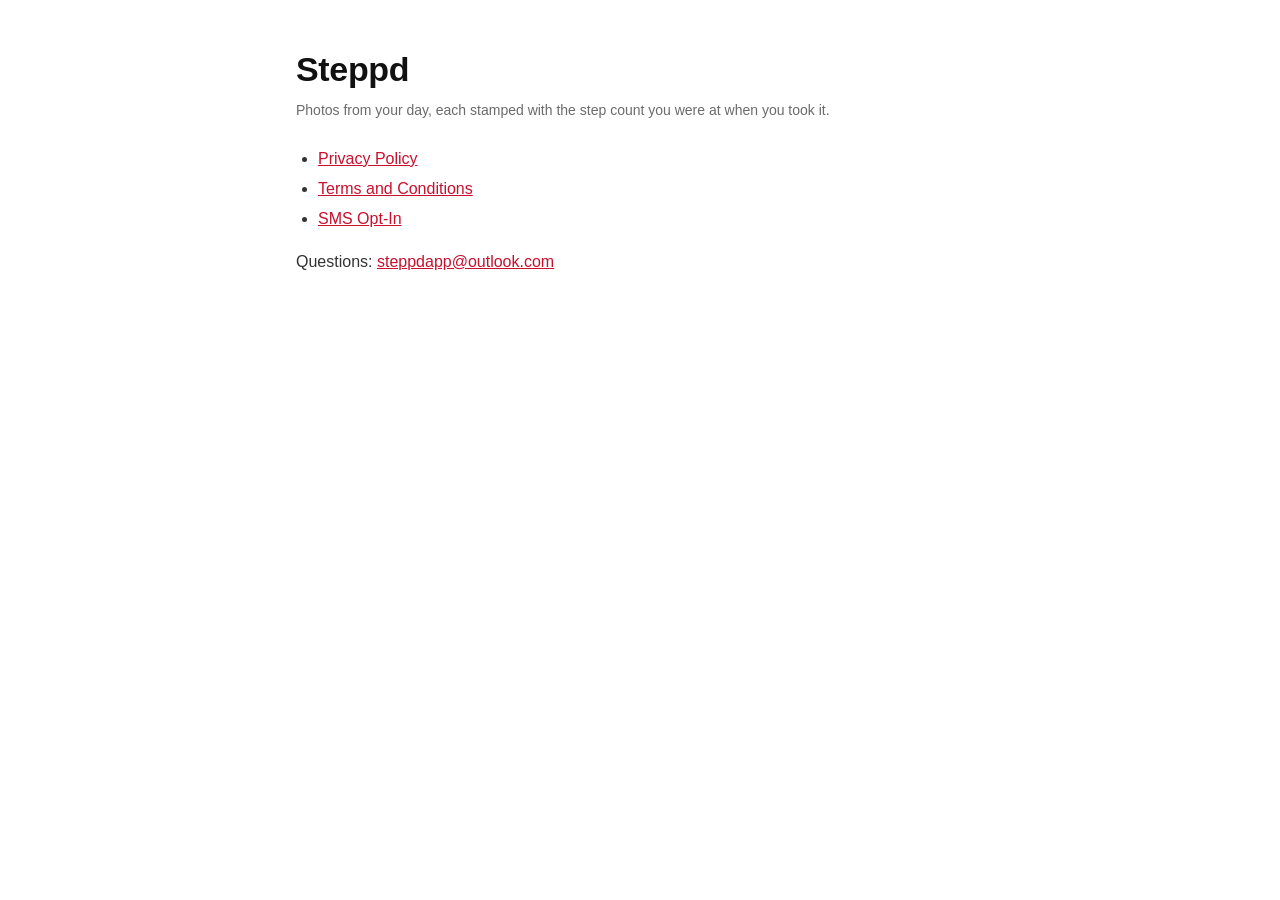
<file: index.html>
<!doctype html>
<html lang="en">
<head>
  <meta charset="utf-8">
  <meta name="viewport" content="width=device-width, initial-scale=1">
  <title>Steppd Legal</title>
  <link rel="stylesheet" href="style.css">
</head>
<body>
<main>
  <h1>Steppd</h1>
  <p class="meta">Photos from your day, each stamped with the step count you were at when you took it.</p>
  <ul>
    <li><a href="privacy/">Privacy Policy</a></li>
    <li><a href="terms/">Terms and Conditions</a></li>
    <li><a href="sms-opt-in/">SMS Opt-In</a></li>
  </ul>
  <p>Questions: <a href="mailto:steppdapp@outlook.com">steppdapp@outlook.com</a></p>
</main>
</body>
</html>
</file>
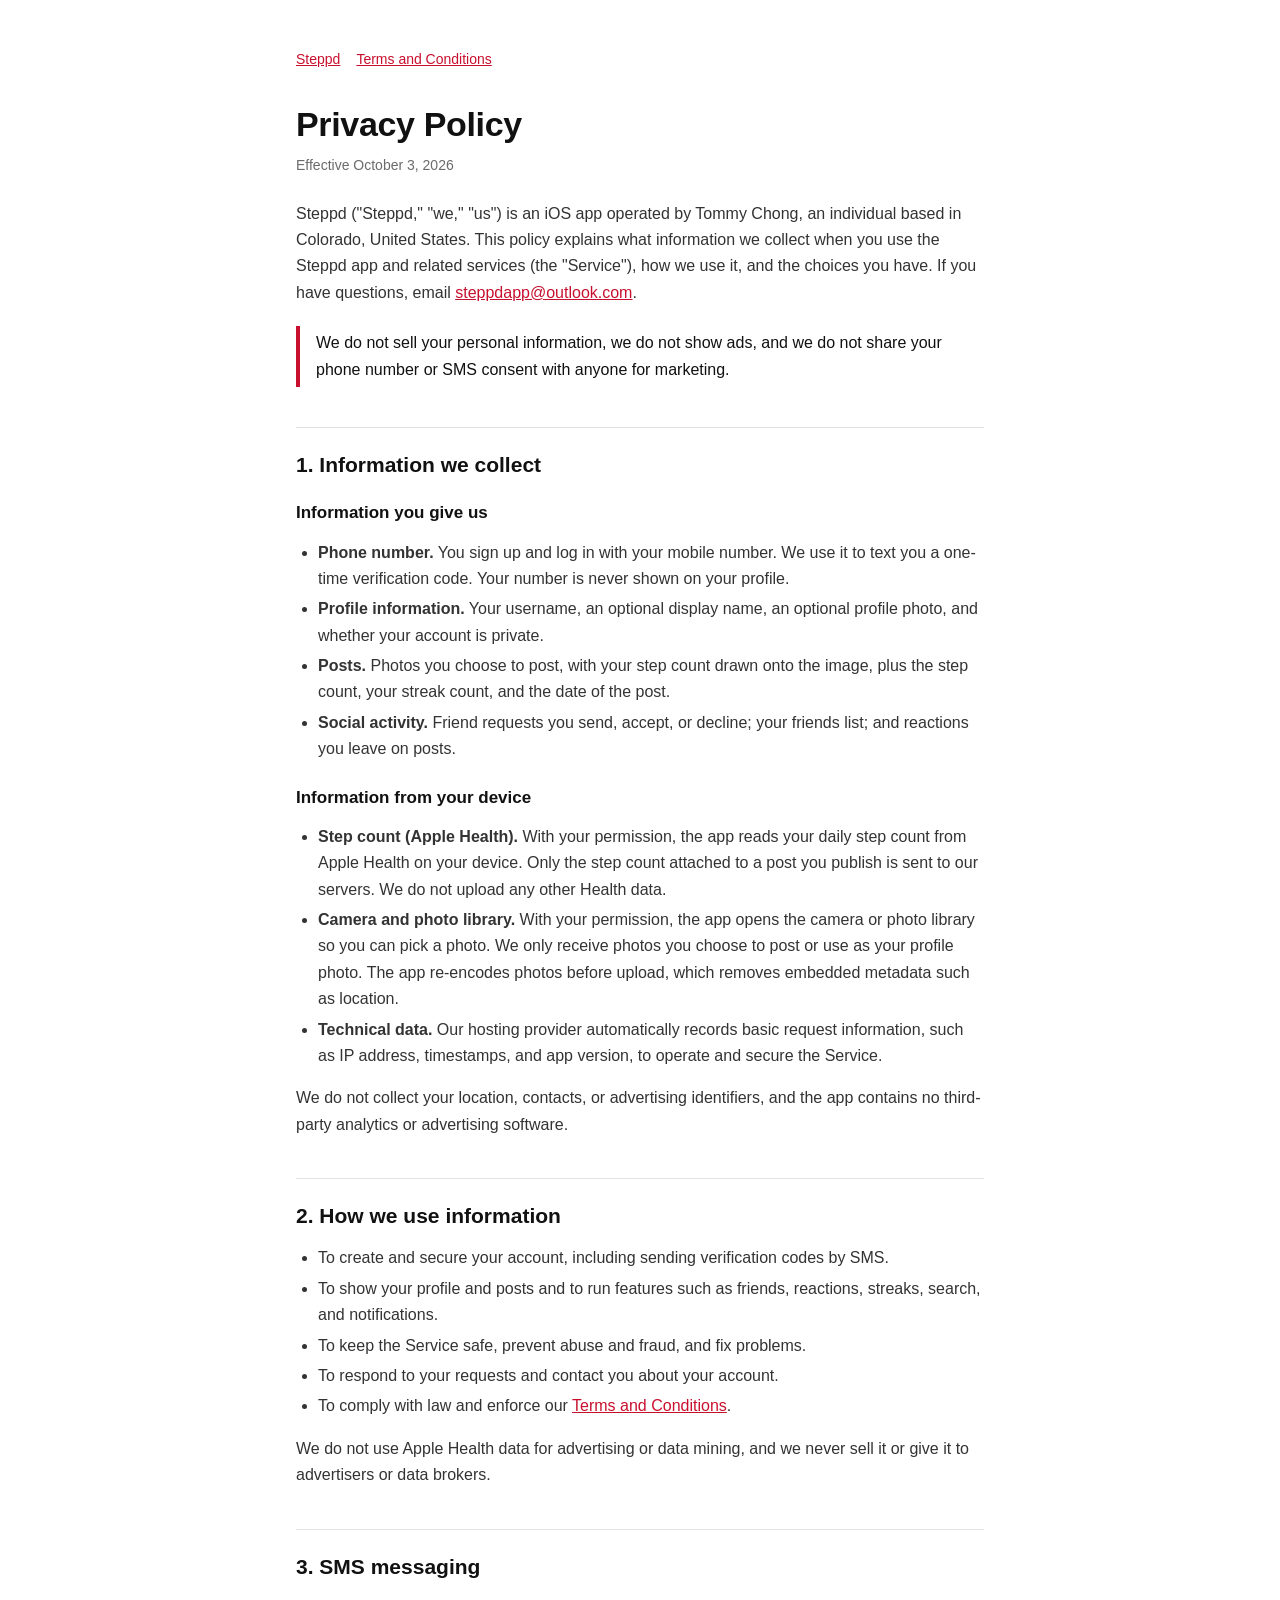
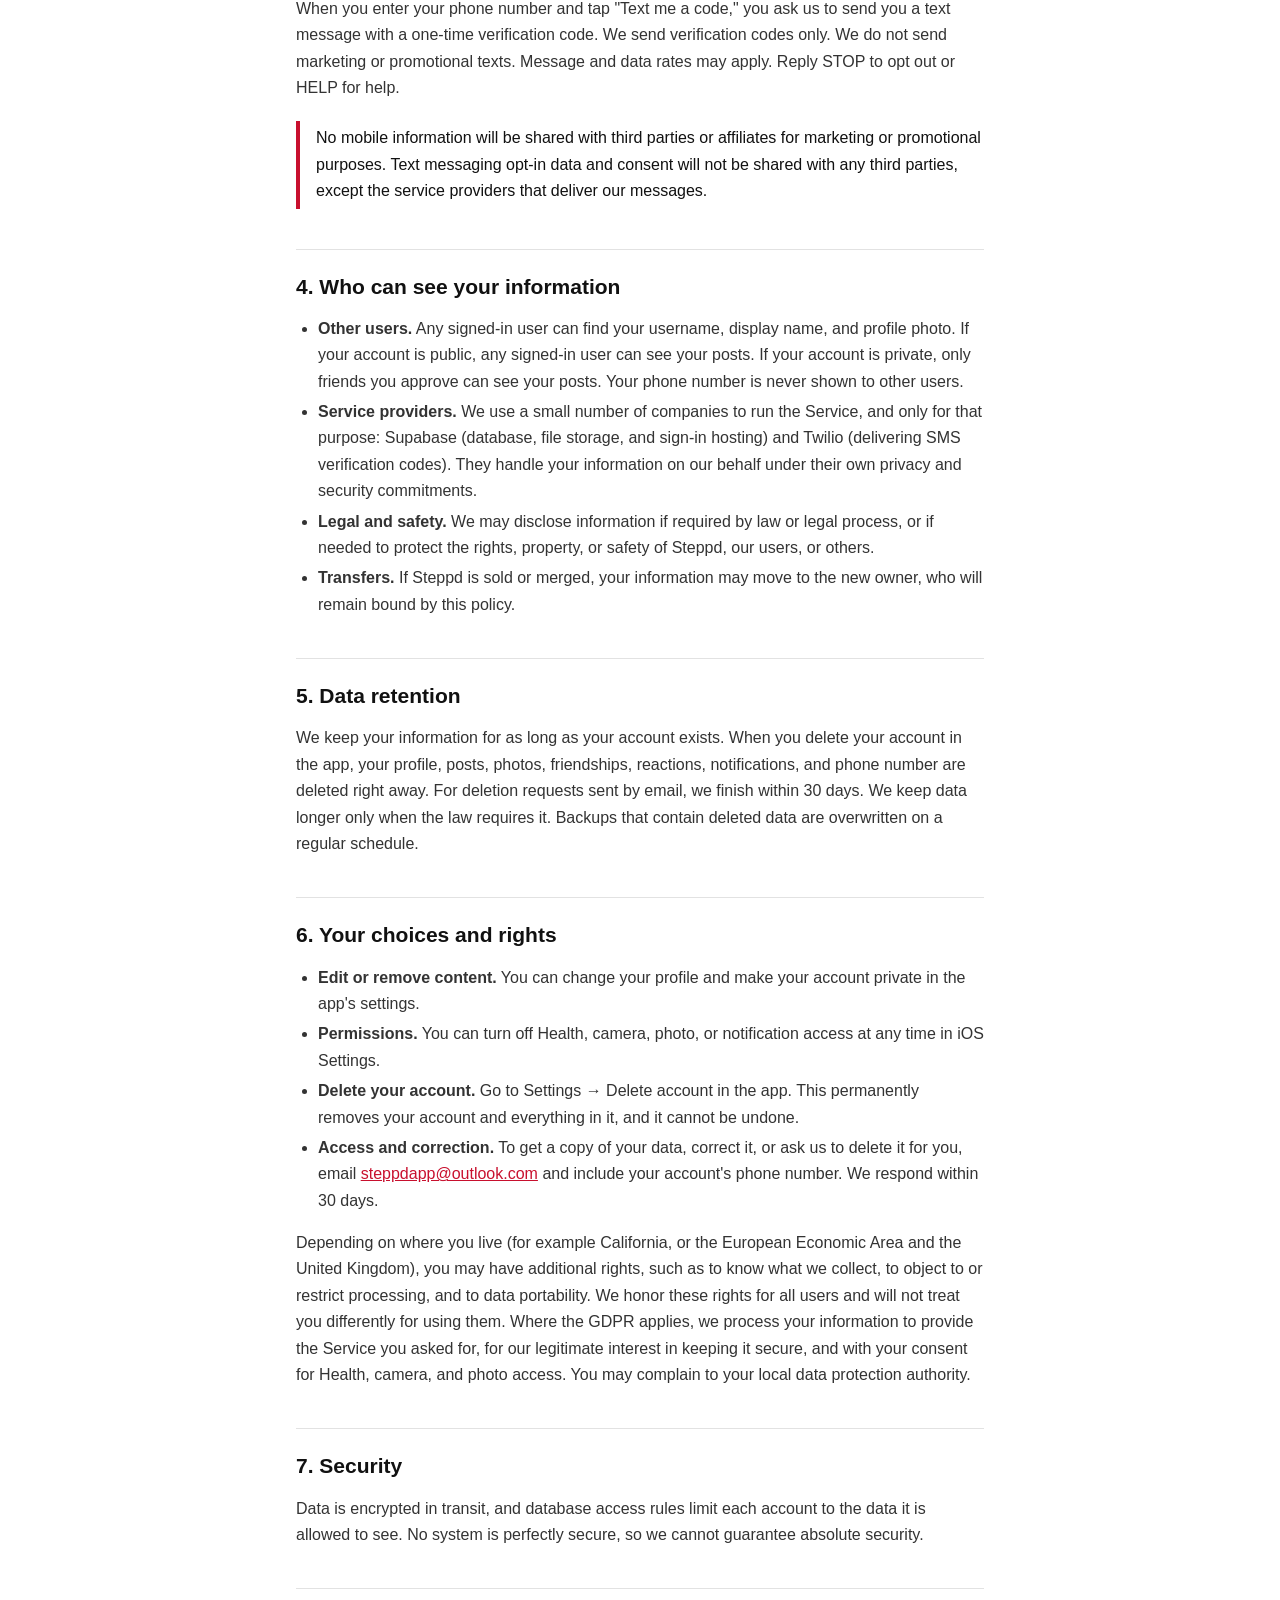
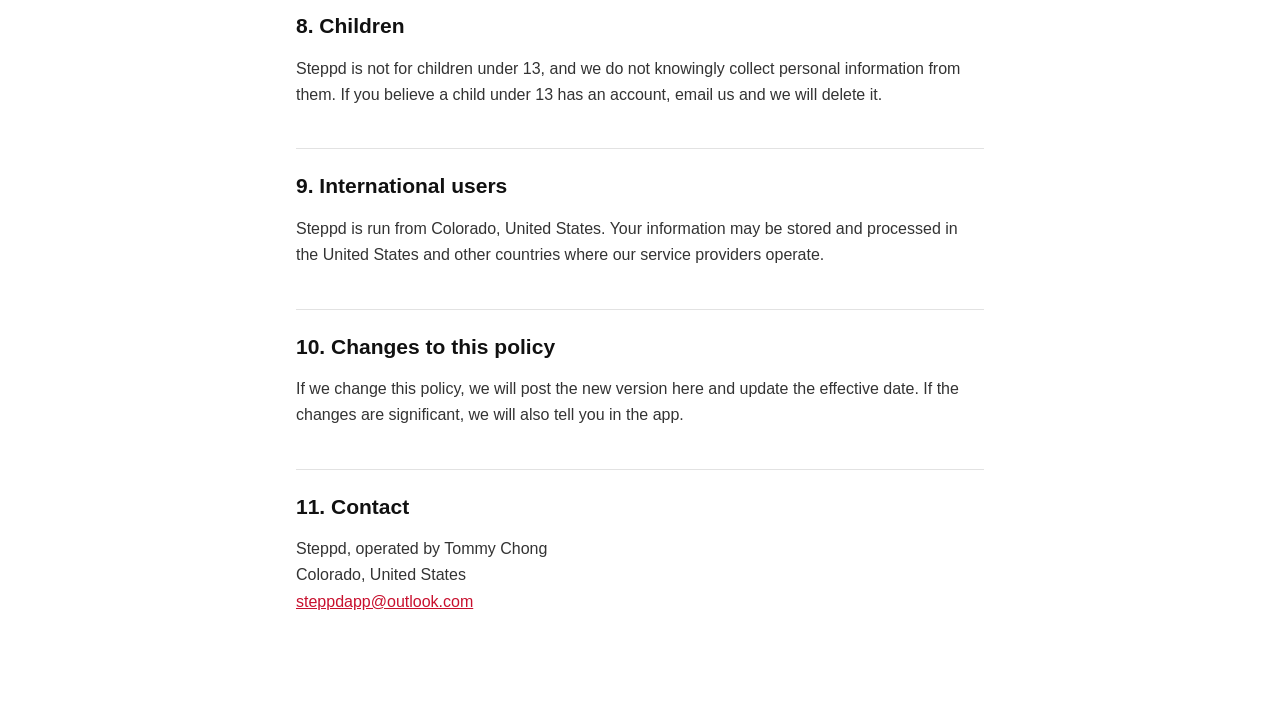
<file: privacy/index.html>
<!doctype html>
<html lang="en">
<head>
  <meta charset="utf-8">
  <meta name="viewport" content="width=device-width, initial-scale=1">
  <title>Steppd Privacy Policy</title>
  <link rel="stylesheet" href="../style.css">
</head>
<body>
<main>
  <nav><a href="../">Steppd</a><a href="../terms/">Terms and Conditions</a></nav>

  <h1>Privacy Policy</h1>
  <p class="meta">Effective October 3, 2026</p>

  <p>Steppd ("Steppd," "we," "us") is an iOS app operated by Tommy Chong, an
  individual based in Colorado, United States. This policy explains what information we collect when you use the Steppd app
  and related services (the "Service"), how we use it, and the choices you have. If you have
  questions, email <a href="mailto:steppdapp@outlook.com">steppdapp@outlook.com</a>.</p>

  <div class="callout">We do not sell your personal information, we do not show ads, and we do not
  share your phone number or SMS consent with anyone for marketing.</div>

  <h2>1. Information we collect</h2>

  <h3>Information you give us</h3>
  <ul>
    <li><strong>Phone number.</strong> You sign up and log in with your mobile number. We use it
    to text you a one-time verification code. Your number is never shown on your profile.</li>
    <li><strong>Profile information.</strong> Your username, an optional display name, an optional
    profile photo, and whether your account is private.</li>
    <li><strong>Posts.</strong> Photos you choose to post, with your step count drawn onto the
    image, plus the step count, your streak count, and the date of the post.</li>
    <li><strong>Social activity.</strong> Friend requests you send, accept, or decline; your
    friends list; and reactions you leave on posts.</li>
  </ul>

  <h3>Information from your device</h3>
  <ul>
    <li><strong>Step count (Apple Health).</strong> With your permission, the app reads your
    daily step count from Apple Health on your device. Only the step count attached to a post you
    publish is sent to our servers. We do not upload any other Health data.</li>
    <li><strong>Camera and photo library.</strong> With your permission, the app opens the camera
    or photo library so you can pick a photo. We only receive photos you choose to post or use as
    your profile photo. The app re-encodes photos before upload, which removes embedded metadata
    such as location.</li>
    <li><strong>Technical data.</strong> Our hosting provider automatically records basic request
    information, such as IP address, timestamps, and app version, to operate and secure the
    Service.</li>
  </ul>

  <p>We do not collect your location, contacts, or advertising identifiers, and the app contains
  no third-party analytics or advertising software.</p>

  <h2>2. How we use information</h2>
  <ul>
    <li>To create and secure your account, including sending verification codes by SMS.</li>
    <li>To show your profile and posts and to run features such as friends, reactions,
    streaks, search, and notifications.</li>
    <li>To keep the Service safe, prevent abuse and fraud, and fix problems.</li>
    <li>To respond to your requests and contact you about your account.</li>
    <li>To comply with law and enforce our <a href="../terms/">Terms and Conditions</a>.</li>
  </ul>
  <p>We do not use Apple Health data for advertising or data mining, and we never sell it or give
  it to advertisers or data brokers.</p>

  <h2>3. SMS messaging</h2>
  <p>When you enter your phone number and tap "Text me a code," you ask us to send you a text
  message with a one-time verification code. We send verification codes only. We do not send
  marketing or promotional texts. Message and data rates may apply. Reply STOP to opt out or HELP
  for help.</p>
  <div class="callout">No mobile information will be shared with third parties or affiliates for
  marketing or promotional purposes. Text messaging opt-in data and consent will not be shared
  with any third parties, except the service providers that deliver our messages.</div>

  <h2>4. Who can see your information</h2>
  <ul>
    <li><strong>Other users.</strong> Any signed-in user can find your username, display name, and
    profile photo. If your account is public, any signed-in user can see your posts. If your
    account is private, only friends you approve can see your posts. Your phone number is never
    shown to other users.</li>
    <li><strong>Service providers.</strong> We use a small number of companies to run the
    Service, and only for that purpose: Supabase (database, file storage, and sign-in hosting)
    and Twilio (delivering SMS verification codes). They handle your information on our behalf
    under their own privacy and security commitments.</li>
    <li><strong>Legal and safety.</strong> We may disclose information if required by law or
    legal process, or if needed to protect the rights, property, or safety of Steppd, our
    users, or others.</li>
    <li><strong>Transfers.</strong> If Steppd is sold or merged, your information may move to
    the new owner, who will remain bound by this policy.</li>
  </ul>

  <h2>5. Data retention</h2>
  <p>We keep your information for as long as your account exists. When you delete your account in
  the app, your profile, posts, photos, friendships, reactions, notifications, and phone number are
  deleted right away. For deletion requests sent by email, we finish within 30 days. We keep data
  longer only when the law requires it. Backups that contain deleted data are
  overwritten on a regular schedule.</p>

  <h2>6. Your choices and rights</h2>
  <ul>
    <li><strong>Edit or remove content.</strong> You can change your profile and make your account
    private in the app's settings.</li>
    <li><strong>Permissions.</strong> You can turn off Health, camera, photo, or notification access
    at any time in iOS Settings.</li>
    <li><strong>Delete your account.</strong> Go to Settings → Delete account in the app. This
    permanently removes your account and everything in it, and it cannot be undone.</li>
    <li><strong>Access and correction.</strong> To get a copy of your data, correct it, or ask us
    to delete it for you, email <a href="mailto:steppdapp@outlook.com">steppdapp@outlook.com</a>
    and include your account's phone number. We respond within 30 days.</li>
  </ul>
  <p>Depending on where you live (for example California, or the European Economic Area and the
  United Kingdom), you may have additional rights, such as to know what we collect, to object to
  or restrict processing, and to data portability. We honor these rights for all users and will
  not treat you differently for using them. Where the GDPR applies, we process your information
  to provide the Service you asked for, for our legitimate interest in keeping it secure, and with
  your consent for Health, camera, and photo access. You may complain to your local data
  protection authority.</p>

  <h2>7. Security</h2>
  <p>Data is encrypted in transit, and database access rules limit each account to the data it is
  allowed to see. No system is perfectly secure, so we cannot guarantee absolute security.</p>

  <h2>8. Children</h2>
  <p>Steppd is not for children under 13, and we do not knowingly collect personal information
  from them. If you believe a child under 13 has an account, email us and we will delete it.</p>

  <h2>9. International users</h2>
  <p>Steppd is run from Colorado, United States. Your information may be stored and processed in
  the United States and other countries where our service providers operate.</p>

  <h2>10. Changes to this policy</h2>
  <p>If we change this policy, we will post the new version here and update the effective date.
  If the changes are significant, we will also tell you in the app.</p>

  <h2>11. Contact</h2>
  <p>Steppd, operated by Tommy Chong<br>
  Colorado, United States<br>
  <a href="mailto:steppdapp@outlook.com">steppdapp@outlook.com</a></p>
</main>
</body>
</html>
</file>
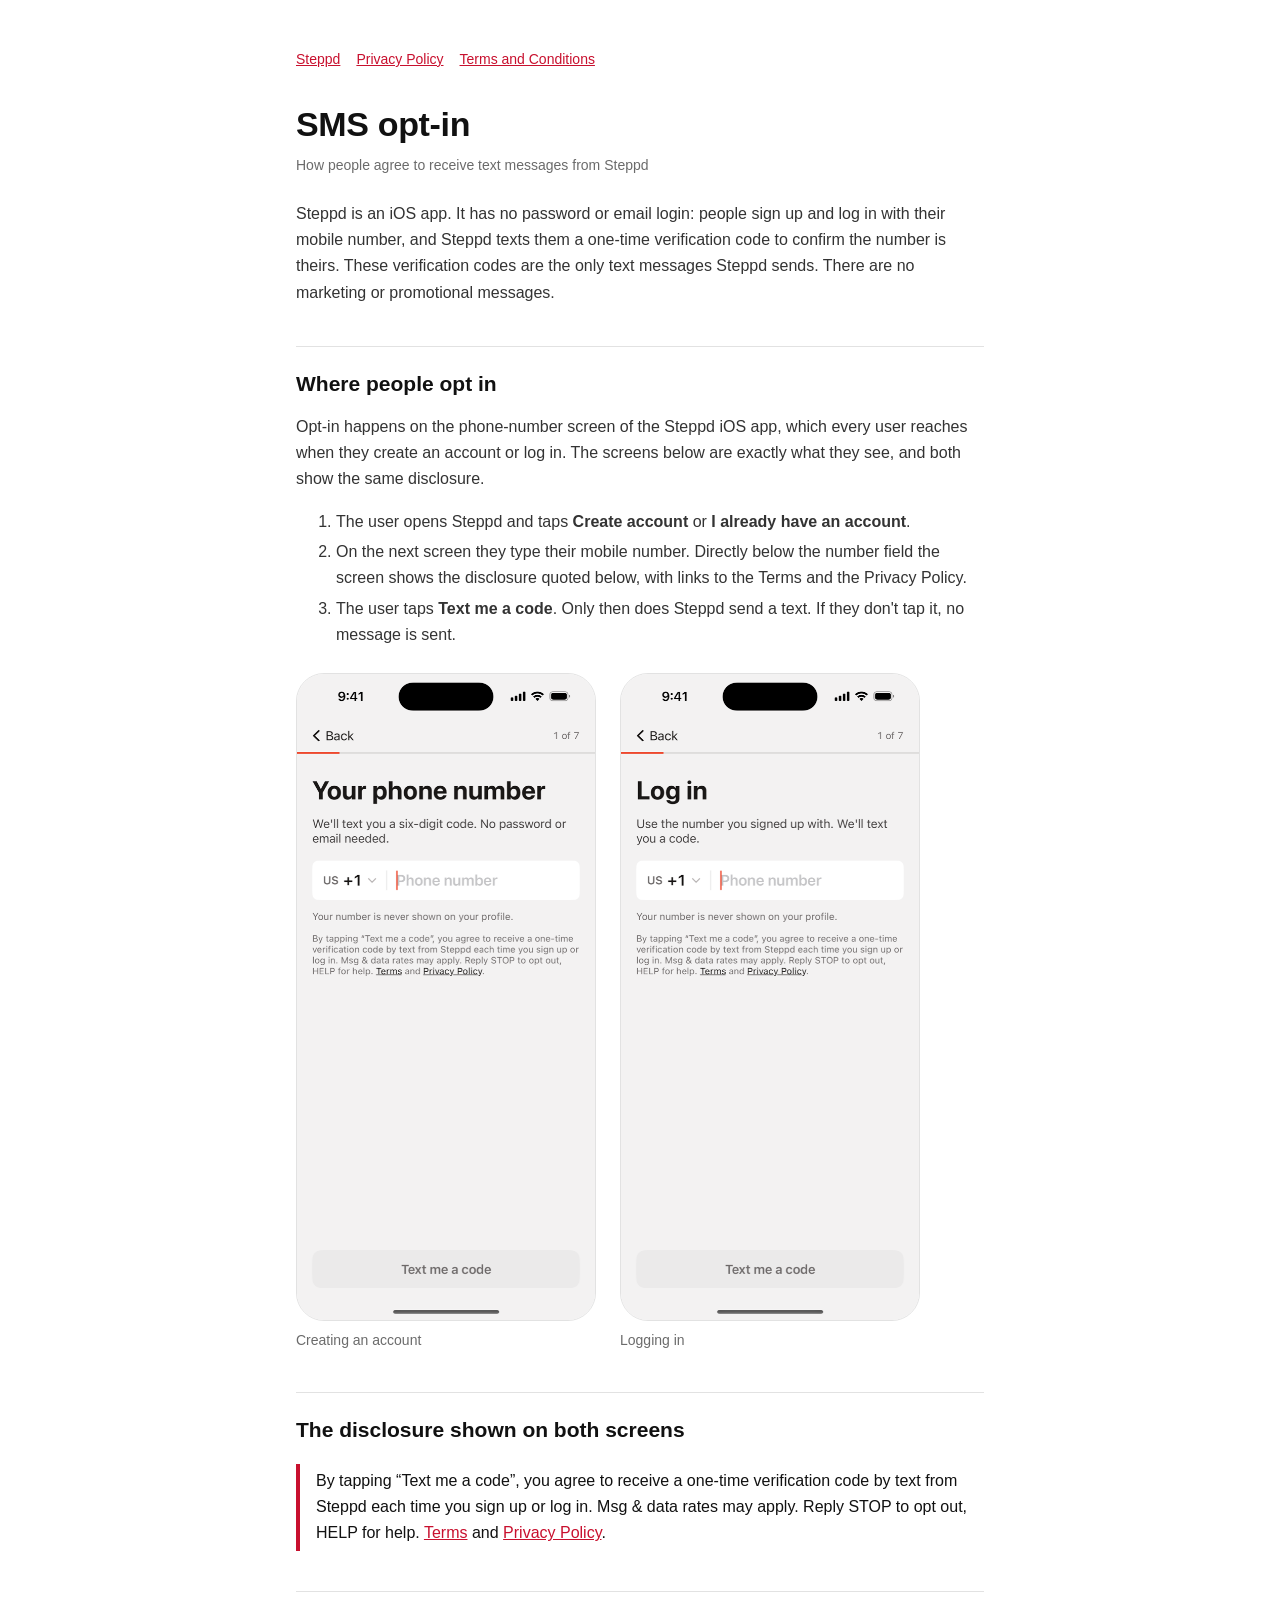
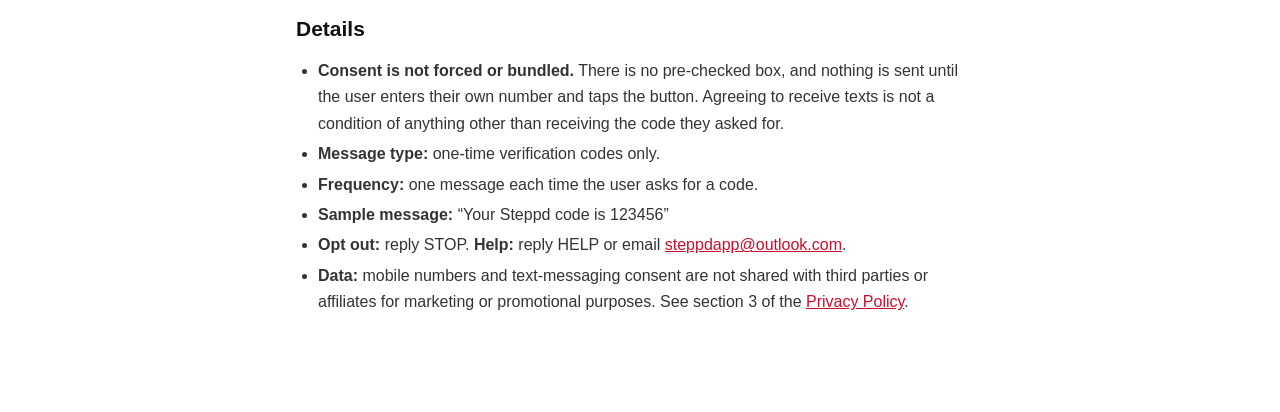
<file: sms-opt-in/index.html>
<!doctype html>
<html lang="en">
<head>
  <meta charset="utf-8">
  <meta name="viewport" content="width=device-width, initial-scale=1">
  <title>Steppd SMS Opt-In</title>
  <link rel="stylesheet" href="../style.css">
</head>
<body>
<main>
  <nav><a href="../">Steppd</a><a href="../privacy/">Privacy Policy</a><a href="../terms/">Terms and Conditions</a></nav>

  <h1>SMS opt-in</h1>
  <p class="meta">How people agree to receive text messages from Steppd</p>

  <p>Steppd is an iOS app. It has no password or email login: people sign up and log in with
  their mobile number, and Steppd texts them a one-time verification code to confirm the
  number is theirs. These verification codes are the only text messages Steppd sends. There
  are no marketing or promotional messages.</p>

  <h2>Where people opt in</h2>
  <p>Opt-in happens on the phone-number screen of the Steppd iOS app, which every user reaches
  when they create an account or log in. The screens below are exactly what they see, and
  both show the same disclosure.</p>
  <ol>
    <li>The user opens Steppd and taps <strong>Create account</strong> or
    <strong>I already have an account</strong>.</li>
    <li>On the next screen they type their mobile number. Directly below the number field the
    screen shows the disclosure quoted below, with links to the Terms and the Privacy
    Policy.</li>
    <li>The user taps <strong>Text me a code</strong>. Only then does Steppd send a text. If
    they don't tap it, no message is sent.</li>
  </ol>

  <div class="screens">
    <figure class="screen">
      <img src="phone-screen.png" width="589" height="1278"
           alt="The Steppd phone-number screen when creating an account. Under the heading
                'Your phone number' is a field for the number, then the line 'Your number is
                never shown on your profile', then the SMS disclosure, and at the bottom a
                button labelled 'Text me a code'.">
      <figcaption>Creating an account</figcaption>
    </figure>
    <figure class="screen">
      <img src="login-screen.png" width="589" height="1278"
           alt="The Steppd phone-number screen when logging in. Under the heading 'Log in'
                is a field for the number, then the same SMS disclosure, and at the bottom a
                button labelled 'Text me a code'.">
      <figcaption>Logging in</figcaption>
    </figure>
  </div>

  <h2>The disclosure shown on both screens</h2>
  <div class="callout">By tapping &ldquo;Text me a code&rdquo;, you agree to receive a one-time
  verification code by text from Steppd each time you sign up or log in. Msg &amp; data rates
  may apply. Reply STOP to opt out, HELP for help. <a href="../terms/">Terms</a> and
  <a href="../privacy/">Privacy Policy</a>.</div>

  <h2>Details</h2>
  <ul>
    <li><strong>Consent is not forced or bundled.</strong> There is no pre-checked box, and
    nothing is sent until the user enters their own number and taps the button. Agreeing to
    receive texts is not a condition of anything other than receiving the code they asked
    for.</li>
    <li><strong>Message type:</strong> one-time verification codes only.</li>
    <li><strong>Frequency:</strong> one message each time the user asks for a code.</li>
    <li><strong>Sample message:</strong> &ldquo;Your Steppd code is 123456&rdquo;</li>
    <li><strong>Opt out:</strong> reply STOP. <strong>Help:</strong> reply HELP or email
    <a href="mailto:steppdapp@outlook.com">steppdapp@outlook.com</a>.</li>
    <li><strong>Data:</strong> mobile numbers and text-messaging consent are not shared with
    third parties or affiliates for marketing or promotional purposes. See section 3 of the
    <a href="../privacy/">Privacy Policy</a>.</li>
  </ul>
</main>
</body>
</html>
</file>
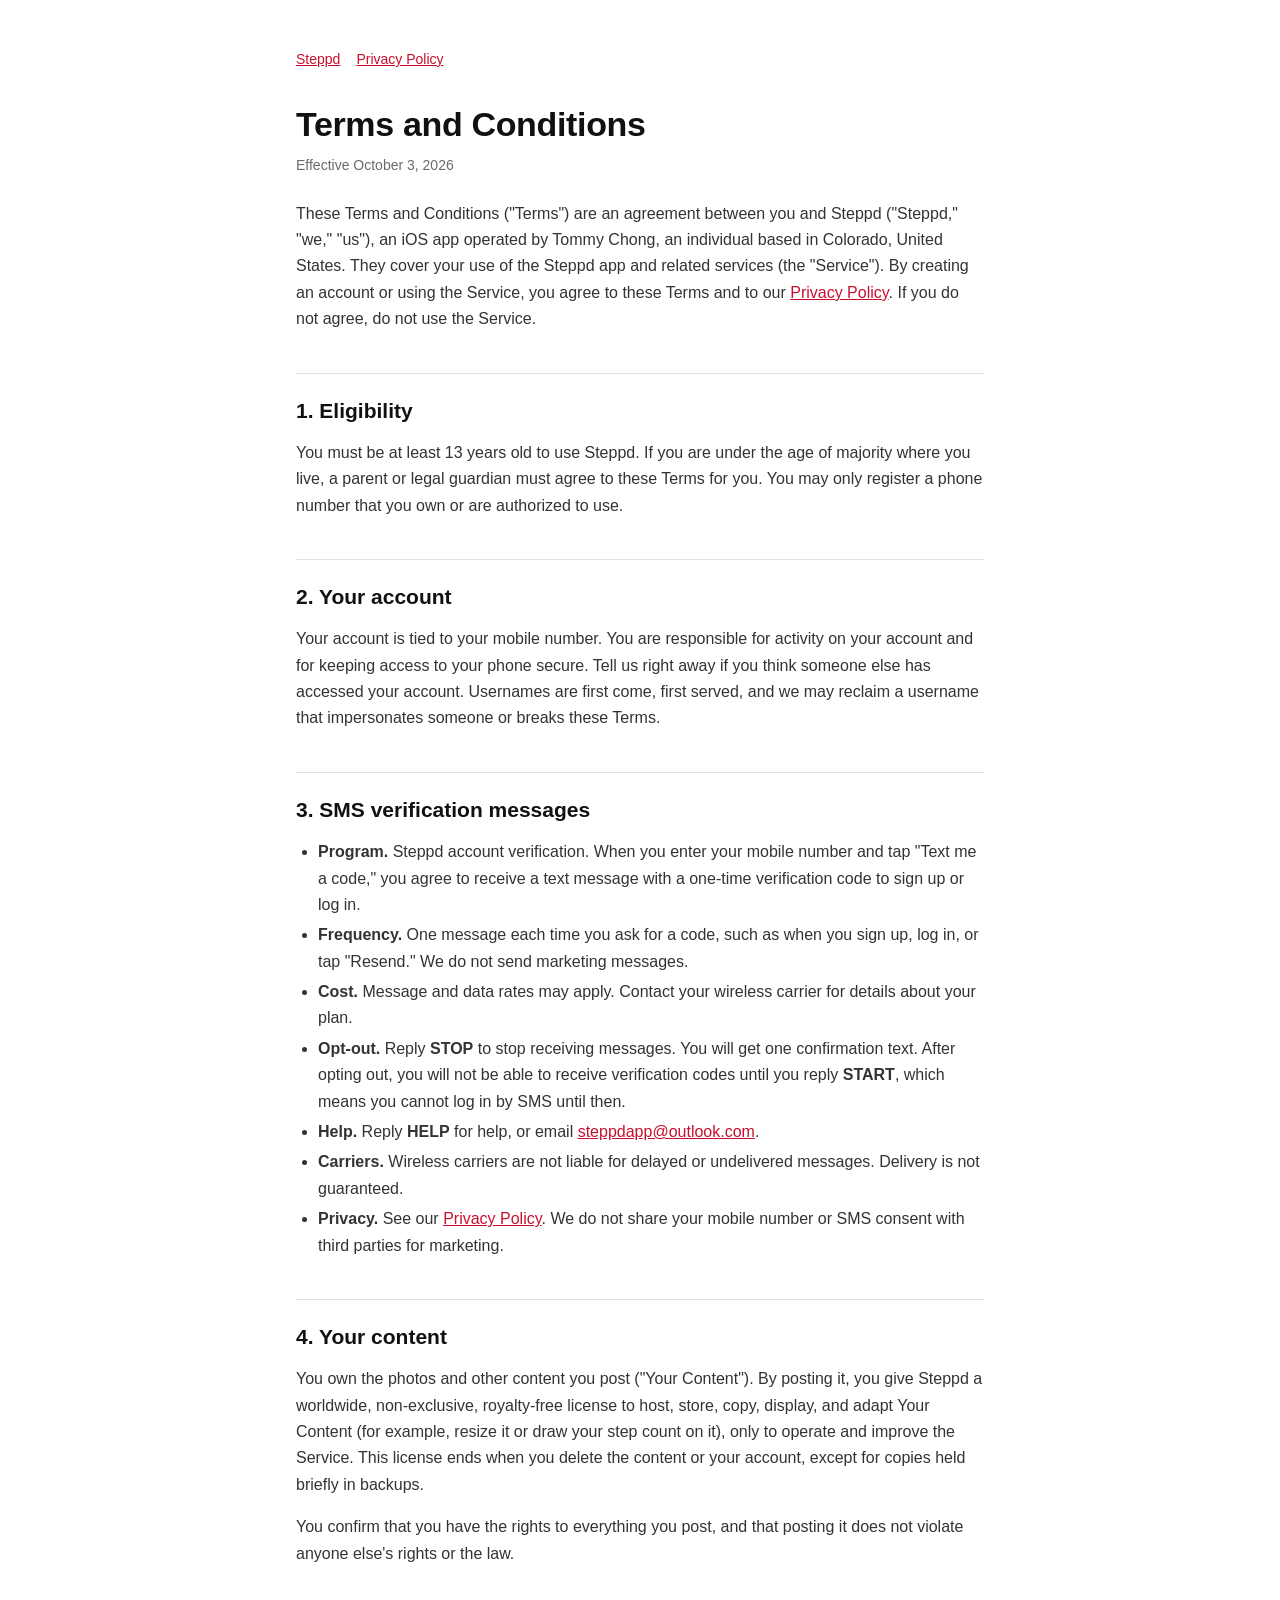
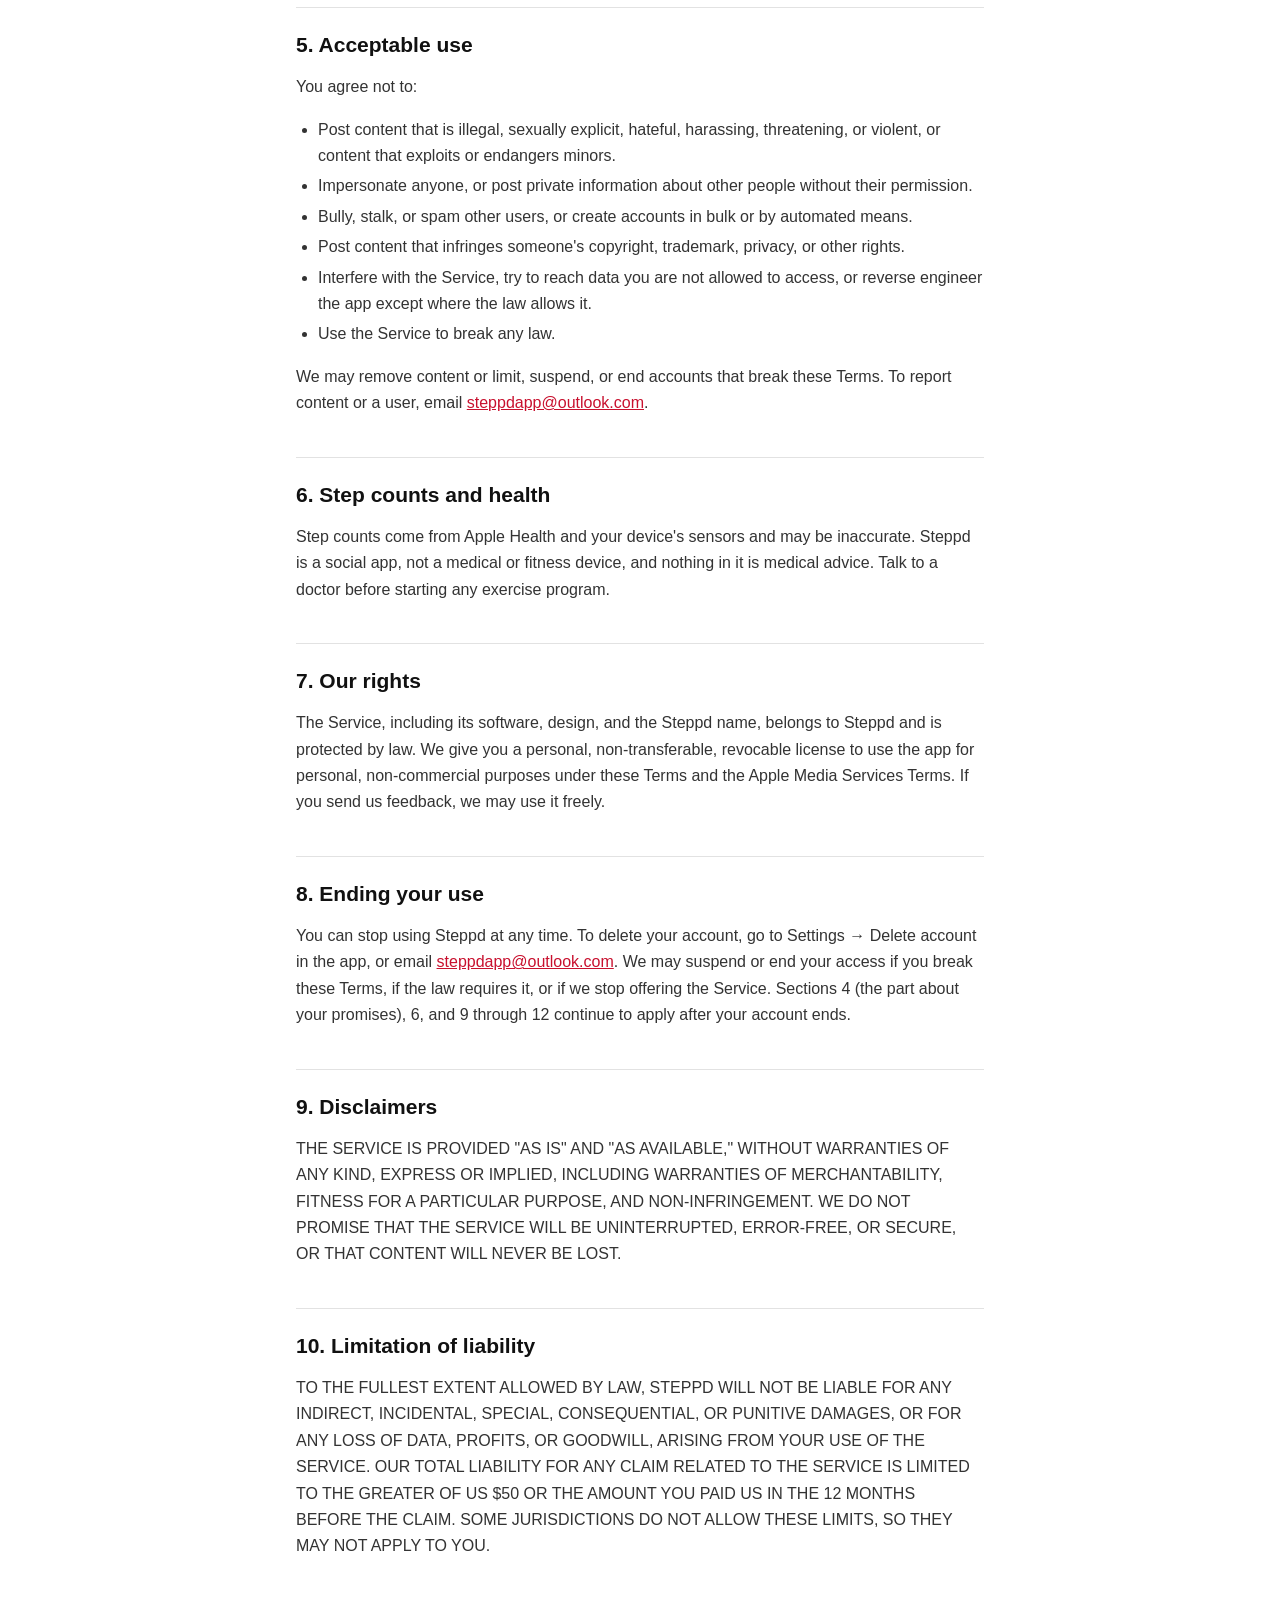
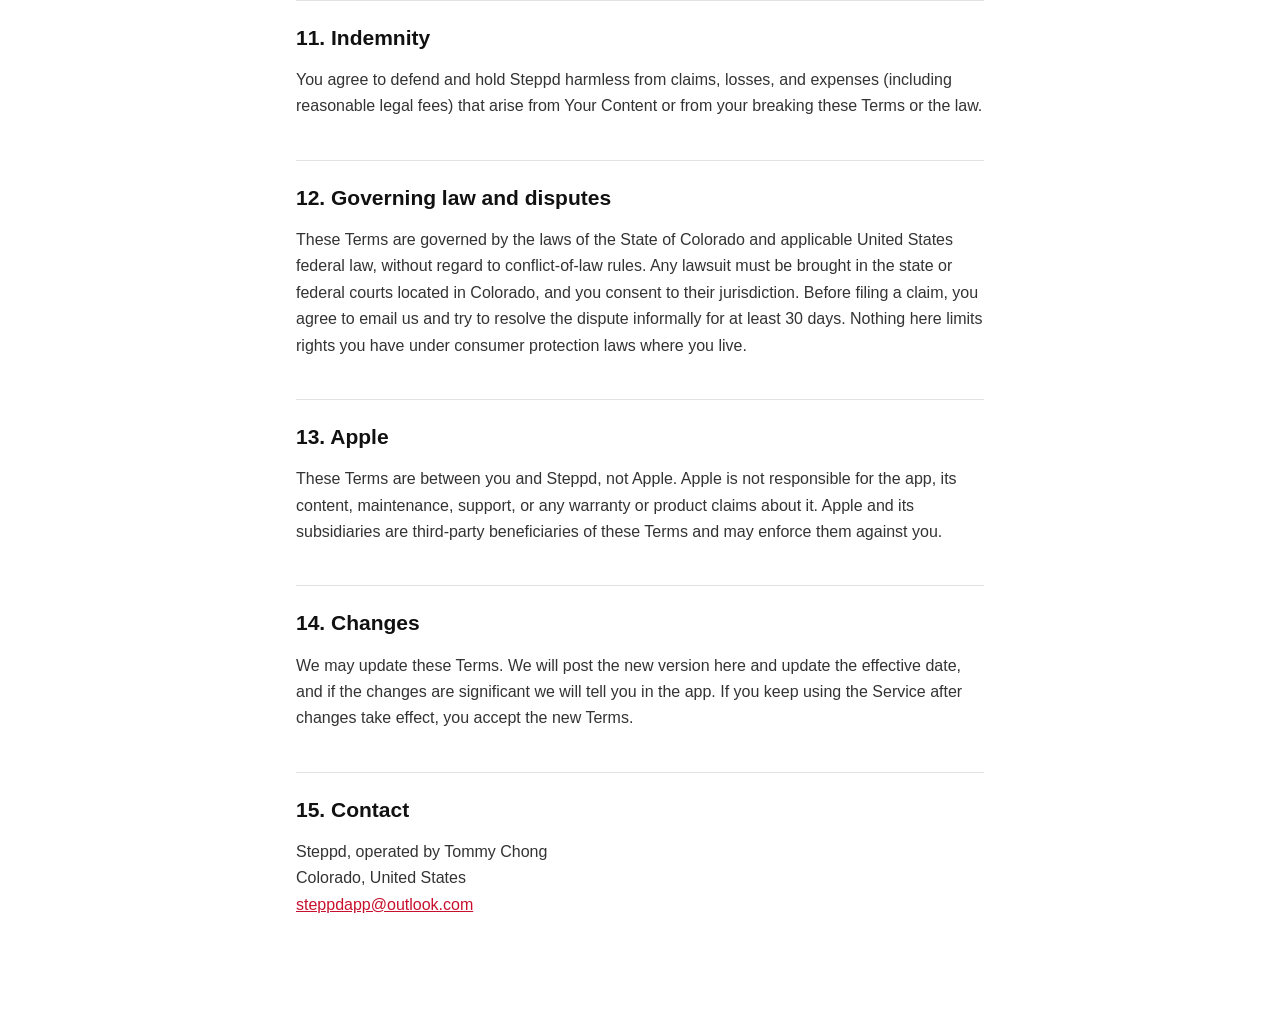
<file: terms/index.html>
<!doctype html>
<html lang="en">
<head>
  <meta charset="utf-8">
  <meta name="viewport" content="width=device-width, initial-scale=1">
  <title>Steppd Terms</title>
  <link rel="stylesheet" href="../style.css">
</head>
<body>
<main>
  <nav><a href="../">Steppd</a><a href="../privacy/">Privacy Policy</a></nav>

  <h1>Terms and Conditions</h1>
  <p class="meta">Effective October 3, 2026</p>

  <p>These Terms and Conditions ("Terms") are an agreement between you and Steppd
  ("Steppd," "we," "us"), an iOS app operated by Tommy Chong, an individual based in Colorado,
  United States.
  They cover your use of the Steppd app and related services (the "Service"). By creating an
  account or using the Service, you agree to these Terms and to our
  <a href="../privacy/">Privacy Policy</a>. If you do not agree, do not use the Service.</p>

  <h2>1. Eligibility</h2>
  <p>You must be at least 13 years old to use Steppd. If you are under the age of majority
  where you live, a parent or legal guardian must agree to these Terms for you. You may only
  register a phone number that you own or are authorized to use.</p>

  <h2>2. Your account</h2>
  <p>Your account is tied to your mobile number. You are responsible for activity on your account
  and for keeping access to your phone secure. Tell us right away if you think someone else has
  accessed your account. Usernames are first come, first served, and we may reclaim a username that
  impersonates someone or breaks these Terms.</p>

  <h2>3. SMS verification messages</h2>
  <ul>
    <li><strong>Program.</strong> Steppd account verification. When you enter your mobile number
    and tap "Text me a code," you agree to receive a text message with a one-time verification
    code to sign up or log in.</li>
    <li><strong>Frequency.</strong> One message each time you ask for a code, such as when you sign
    up, log in, or tap "Resend." We do not send marketing messages.</li>
    <li><strong>Cost.</strong> Message and data rates may apply. Contact your wireless carrier for
    details about your plan.</li>
    <li><strong>Opt-out.</strong> Reply <strong>STOP</strong> to stop receiving messages. You will
    get one confirmation text. After opting out, you will not be able to receive verification codes
    until you reply <strong>START</strong>, which means you cannot log in by SMS until then.</li>
    <li><strong>Help.</strong> Reply <strong>HELP</strong> for help, or email
    <a href="mailto:steppdapp@outlook.com">steppdapp@outlook.com</a>.</li>
    <li><strong>Carriers.</strong> Wireless carriers are not liable for delayed or undelivered
    messages. Delivery is not guaranteed.</li>
    <li><strong>Privacy.</strong> See our <a href="../privacy/">Privacy Policy</a>. We do not share
    your mobile number or SMS consent with third parties for marketing.</li>
  </ul>

  <h2>4. Your content</h2>
  <p>You own the photos and other content you post ("Your Content"). By posting it, you give
  Steppd a worldwide, non-exclusive, royalty-free license to host, store, copy, display, and
  adapt Your Content (for example, resize it or draw your step count on it), only to operate and
  improve the Service. This license ends when you delete the content or your account, except for
  copies held briefly in backups.</p>
  <p>You confirm that you have the rights to everything you post, and that posting it does not
  violate anyone else's rights or the law.</p>

  <h2>5. Acceptable use</h2>
  <p>You agree not to:</p>
  <ul>
    <li>Post content that is illegal, sexually explicit, hateful, harassing, threatening, or
    violent, or content that exploits or endangers minors.</li>
    <li>Impersonate anyone, or post private information about other people without their
    permission.</li>
    <li>Bully, stalk, or spam other users, or create accounts in bulk or by automated means.</li>
    <li>Post content that infringes someone's copyright, trademark, privacy, or other rights.</li>
    <li>Interfere with the Service, try to reach data you are not allowed to access, or reverse
    engineer the app except where the law allows it.</li>
    <li>Use the Service to break any law.</li>
  </ul>
  <p>We may remove content or limit, suspend, or end accounts that break these Terms. To report
  content or a user, email <a href="mailto:steppdapp@outlook.com">steppdapp@outlook.com</a>.</p>

  <h2>6. Step counts and health</h2>
  <p>Step counts come from Apple Health and your device's sensors and may be inaccurate. Steppd
  is a social app, not a medical or fitness device, and nothing in it is medical advice. Talk to a
  doctor before starting any exercise program.</p>

  <h2>7. Our rights</h2>
  <p>The Service, including its software, design, and the Steppd name, belongs to Steppd
  and is protected by law. We give you a personal, non-transferable, revocable license to use the
  app for personal, non-commercial purposes under these Terms and the Apple Media Services Terms.
  If you send us feedback, we may use it freely.</p>

  <h2>8. Ending your use</h2>
  <p>You can stop using Steppd at any time. To delete your account, go to Settings →
  Delete account in the app, or email
  <a href="mailto:steppdapp@outlook.com">steppdapp@outlook.com</a>. We may suspend or end your
  access if you break these Terms, if the law requires it, or if we stop offering the Service.
  Sections 4 (the part about your promises), 6, and 9 through 12 continue to apply after your
  account ends.</p>

  <h2>9. Disclaimers</h2>
  <p>THE SERVICE IS PROVIDED "AS IS" AND "AS AVAILABLE," WITHOUT WARRANTIES OF ANY KIND, EXPRESS OR
  IMPLIED, INCLUDING WARRANTIES OF MERCHANTABILITY, FITNESS FOR A PARTICULAR PURPOSE, AND
  NON-INFRINGEMENT. WE DO NOT PROMISE THAT THE SERVICE WILL BE UNINTERRUPTED, ERROR-FREE, OR SECURE,
  OR THAT CONTENT WILL NEVER BE LOST.</p>

  <h2>10. Limitation of liability</h2>
  <p>TO THE FULLEST EXTENT ALLOWED BY LAW, STEPPD WILL NOT BE LIABLE FOR ANY INDIRECT,
  INCIDENTAL, SPECIAL, CONSEQUENTIAL, OR PUNITIVE DAMAGES, OR FOR ANY LOSS OF DATA, PROFITS, OR
  GOODWILL, ARISING FROM YOUR USE OF THE SERVICE. OUR TOTAL LIABILITY FOR ANY CLAIM RELATED TO THE
  SERVICE IS LIMITED TO THE GREATER OF US $50 OR THE AMOUNT YOU PAID US IN THE 12 MONTHS BEFORE THE
  CLAIM. SOME JURISDICTIONS DO NOT ALLOW THESE LIMITS, SO THEY MAY NOT APPLY TO YOU.</p>

  <h2>11. Indemnity</h2>
  <p>You agree to defend and hold Steppd harmless from claims, losses, and expenses (including
  reasonable legal fees) that arise from Your Content or from your breaking these Terms or the law.</p>

  <h2>12. Governing law and disputes</h2>
  <p>These Terms are governed by the laws of the State of Colorado and applicable United States
  federal law, without regard to conflict-of-law rules. Any lawsuit must be brought in the state or
  federal courts located in Colorado, and you consent to their jurisdiction. Before filing a claim,
  you agree to email us and try to resolve the dispute informally for at least 30 days. Nothing here limits
  rights you have under consumer protection laws where you live.</p>

  <h2>13. Apple</h2>
  <p>These Terms are between you and Steppd, not Apple. Apple is not responsible for the app,
  its content, maintenance, support, or any warranty or product claims about it. Apple and its
  subsidiaries are third-party beneficiaries of these Terms and may enforce them against you.</p>

  <h2>14. Changes</h2>
  <p>We may update these Terms. We will post the new version here and update the effective date,
  and if the changes are significant we will tell you in the app. If you keep using the Service
  after changes take effect, you accept the new Terms.</p>

  <h2>15. Contact</h2>
  <p>Steppd, operated by Tommy Chong<br>
  Colorado, United States<br>
  <a href="mailto:steppdapp@outlook.com">steppdapp@outlook.com</a></p>
</main>
</body>
</html>
</file>
<file: style.css>
:root {
  --paper: #ffffff;
  --ink: #111111;
  --body: #333333;
  --muted: #6b6b6b;
  --rule: #e2e2e2;
  --accent: #c8102e;
}

@media (prefers-color-scheme: dark) {
  :root {
    --paper: #111111;
    --ink: #f4f4f4;
    --body: #d6d6d6;
    --muted: #9a9a9a;
    --rule: #2c2c2c;
    --accent: #ff5a6e;
  }
}

* { box-sizing: border-box; }

body {
  margin: 0;
  background: var(--paper);
  color: var(--body);
  font: 16px/1.65 -apple-system, BlinkMacSystemFont, "Segoe UI", Helvetica, Arial, sans-serif;
}

main {
  max-width: 720px;
  margin: 0 auto;
  padding: 48px 16px 80px;
}

nav { font-size: 14px; margin-bottom: 32px; }
nav a { margin-right: 16px; }

h1, h2, h3 { color: var(--ink); line-height: 1.25; }
h1 { font-size: 34px; margin: 0 0 8px; letter-spacing: -0.01em; }
h2 { font-size: 21px; margin: 40px 0 8px; padding-top: 24px; border-top: 1px solid var(--rule); }
h3 { font-size: 17px; margin: 24px 0 4px; }

.meta { color: var(--muted); font-size: 14px; margin: 0 0 24px; }

a { color: var(--accent); }

ul { padding-left: 22px; }
li { margin: 4px 0; }

.callout {
  border-left: 4px solid var(--accent);
  padding: 4px 0 4px 16px;
  margin: 20px 0;
  color: var(--ink);
}

.screens {
  display: grid;
  grid-template-columns: repeat(auto-fit, minmax(200px, 1fr));
  gap: 24px;
  margin: 24px 0;
  max-width: 624px;
}
.screen { margin: 0; }
.screen img {
  display: block;
  width: 100%;
  max-width: 300px;
  height: auto;
  border: 1px solid var(--rule);
  border-radius: 28px;
}
.screen figcaption { color: var(--muted); font-size: 14px; margin-top: 8px; }
</file>
